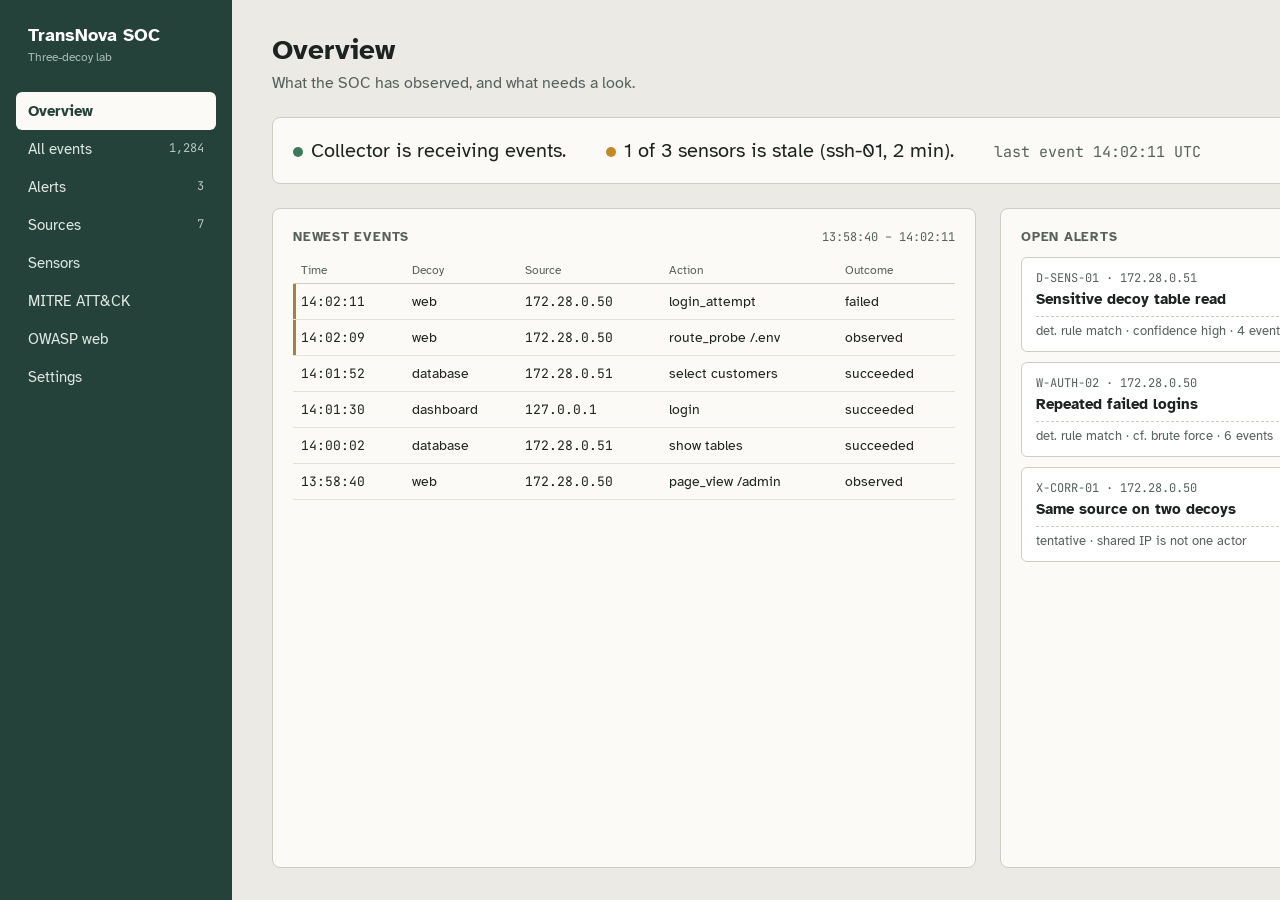
<file: .impeccable/mocks/decision/assigned.html>
<!doctype html><html><head><meta charset="utf-8"><title>Collection Cabinet</title>
<link href="https://fonts.googleapis.com/css2?family=Atkinson+Hyperlegible:wght@400;700&family=JetBrains+Mono:wght@400;600&display=swap" rel="stylesheet">
<style>
*{box-sizing:border-box;margin:0}
body{width:1440px;height:900px;overflow:hidden;font-family:"Atkinson Hyperlegible",system-ui,sans-serif;background:#eceae4;color:#1d2321;display:grid;grid-template-columns:232px 1fr}
.rail{background:#24413a;color:#dfe7e2;padding:24px 16px;display:flex;flex-direction:column;gap:4px}
.brand{font-weight:700;font-size:18px;color:#fff;padding:0 12px 24px}
.brand small{display:block;font-weight:400;font-size:12px;color:#a9bdb4;margin-top:4px}
.nav a{display:flex;justify-content:space-between;padding:10px 12px;border-radius:6px;font-size:15px;color:#dfe7e2;text-decoration:none}
.nav a.on{background:#fbfaf6;color:#24413a;font-weight:700}
.nav b{font-family:"JetBrains Mono";font-size:12px;font-weight:400;opacity:.8}
main{padding:32px 40px;display:grid;grid-template-columns:1fr 400px;grid-template-rows:auto auto 1fr;gap:24px}
h1{font-size:28px;grid-column:1/3}
h1 span{display:block;font-size:16px;font-weight:400;color:#56615c;margin-top:6px}
.panel{background:#fbfaf6;border:1px solid #cfccc2;border-radius:8px;padding:20px}
h2{font-size:13px;letter-spacing:.06em;text-transform:uppercase;color:#56615c;margin-bottom:12px}
.state{grid-column:1/3;display:flex;gap:40px;align-items:baseline}
.state p{font-size:20px}
.state .n{font-family:"JetBrains Mono";font-size:15px;color:#56615c}
.dot{display:inline-block;width:10px;height:10px;border-radius:50%;background:#3d7a5c;margin-right:8px}
.dot.warn{background:#c08a2a}
table{width:100%;border-collapse:collapse;font-size:14px}
th{text-align:left;font-size:12px;color:#56615c;font-weight:400;padding:6px 8px;border-bottom:1px solid #cfccc2}
td{padding:9px 8px;border-bottom:1px solid #e4e1d8}
td.m{font-family:"JetBrains Mono";font-size:13px}
.new td:first-child{box-shadow:inset 3px 0 #a8823a}
.slip{border:1px solid #cfccc2;border-radius:6px;padding:12px 14px;margin-bottom:10px;background:#fff}
.slip .rid{font-family:"JetBrains Mono";font-size:12px;color:#56615c}
.slip .t{font-weight:700;font-size:15px;margin:4px 0}
.slip .det{font-size:13px;color:#56615c;border-top:1px dashed #cfccc2;margin-top:8px;padding-top:6px}
.sev{float:right;font-size:12px;padding:2px 8px;border-radius:10px;background:#f3e3df;color:#9c3b2a}
.sev.med{background:#f4ead3;color:#7a5a17}
.span{font-family:"JetBrains Mono";font-size:12px;color:#56615c;float:right;font-weight:400;letter-spacing:0;text-transform:none}
</style></head><body>
<nav class="rail"><div class="brand">TransNova SOC<small>Three-decoy lab</small></div>
<div class="nav"><a class="on">Overview</a><a>All events <b>1,284</b></a><a>Alerts <b>3</b></a><a>Sources <b>7</b></a><a>Sensors</a><a>MITRE ATT&amp;CK</a><a>OWASP web</a><a>Settings</a></div></nav>
<main>
<h1>Overview<span>What the SOC has observed, and what needs a look.</span></h1>
<section class="panel state"><p><span class="dot"></span>Collector is receiving events.</p><p><span class="dot warn"></span>1 of 3 sensors is stale (ssh-01, 2 min).</p><span class="n">last event 14:02:11 UTC</span></section>
<section class="panel"><h2>Newest events <span class="span">13:58:40 – 14:02:11</span></h2>
<table><tr><th>Time</th><th>Decoy</th><th>Source</th><th>Action</th><th>Outcome</th></tr>
<tr class="new"><td class="m">14:02:11</td><td>web</td><td class="m">172.28.0.50</td><td>login_attempt</td><td>failed</td></tr>
<tr class="new"><td class="m">14:02:09</td><td>web</td><td class="m">172.28.0.50</td><td>route_probe /.env</td><td>observed</td></tr>
<tr><td class="m">14:01:52</td><td>database</td><td class="m">172.28.0.51</td><td>select customers</td><td>succeeded</td></tr>
<tr><td class="m">14:01:30</td><td>dashboard</td><td class="m">127.0.0.1</td><td>login</td><td>succeeded</td></tr>
<tr><td class="m">14:00:02</td><td>database</td><td class="m">172.28.0.51</td><td>show tables</td><td>succeeded</td></tr>
<tr><td class="m">13:58:40</td><td>web</td><td class="m">172.28.0.50</td><td>page_view /admin</td><td>observed</td></tr>
</table></section>
<section class="panel"><h2>Open alerts</h2>
<div class="slip"><span class="sev">high</span><div class="rid">D-SENS-01 · 172.28.0.51</div><div class="t">Sensitive decoy table read</div><div class="det">det. rule match · confidence high · 4 events</div></div>
<div class="slip"><span class="sev med">medium</span><div class="rid">W-AUTH-02 · 172.28.0.50</div><div class="t">Repeated failed logins</div><div class="det">det. rule match · cf. brute force · 6 events</div></div>
<div class="slip"><span class="sev med">medium</span><div class="rid">X-CORR-01 · 172.28.0.50</div><div class="t">Same source on two decoys</div><div class="det">tentative · shared IP is not one actor</div></div>
</section>
</main></body></html>
</file>
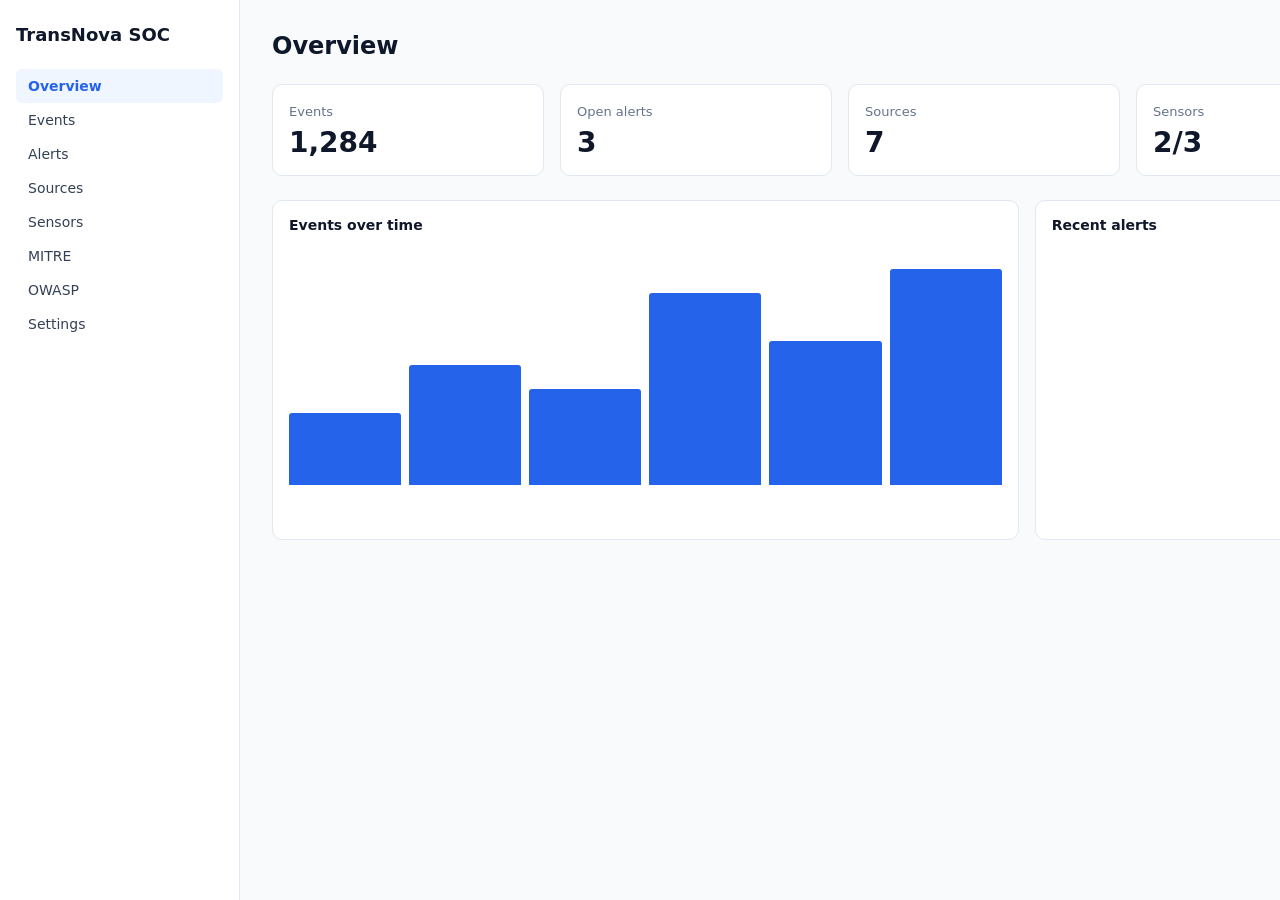
<file: .impeccable/mocks/decision/canon.html>
<!doctype html><html><head><meta charset="utf-8"><title>Category standard</title>
<style>
*{box-sizing:border-box;margin:0}
body{width:1440px;height:900px;overflow:hidden;font-family:system-ui,sans-serif;background:#f8fafc;color:#0f172a;display:grid;grid-template-columns:240px 1fr}
nav{background:#fff;border-right:1px solid #e2e8f0;padding:24px 16px}
nav b{display:block;font-size:18px;margin-bottom:24px}
nav a{display:block;padding:9px 12px;border-radius:6px;font-size:14px;color:#334155}
nav a.on{background:#eff6ff;color:#2563eb;font-weight:600}
main{padding:32px}
h1{font-size:24px;margin-bottom:24px}
.k{display:grid;grid-template-columns:repeat(4,1fr);gap:16px;margin-bottom:24px}
.k div{background:#fff;border:1px solid #e2e8f0;border-radius:10px;padding:16px}
.k small{color:#64748b;font-size:13px}.k b{display:block;font-size:28px;margin-top:6px}
.g{display:grid;grid-template-columns:2fr 1fr;gap:16px}
.c{background:#fff;border:1px solid #e2e8f0;border-radius:10px;padding:16px;height:340px}
.c h3{font-size:14px;margin-bottom:12px}
.bars{display:flex;align-items:end;gap:8px;height:240px}.bars i{flex:1;background:#2563eb;border-radius:3px 3px 0 0}
</style></head><body>
<nav><b>TransNova SOC</b><a class="on">Overview</a><a>Events</a><a>Alerts</a><a>Sources</a><a>Sensors</a><a>MITRE</a><a>OWASP</a><a>Settings</a></nav>
<main><h1>Overview</h1>
<div class="k"><div><small>Events</small><b>1,284</b></div><div><small>Open alerts</small><b>3</b></div><div><small>Sources</small><b>7</b></div><div><small>Sensors</small><b>2/3</b></div></div>
<div class="g"><div class="c"><h3>Events over time</h3><div class="bars"><i style="height:30%"></i><i style="height:50%"></i><i style="height:40%"></i><i style="height:80%"></i><i style="height:60%"></i><i style="height:90%"></i></div></div><div class="c"><h3>Recent alerts</h3></div></div>
</main></body></html>
</file>
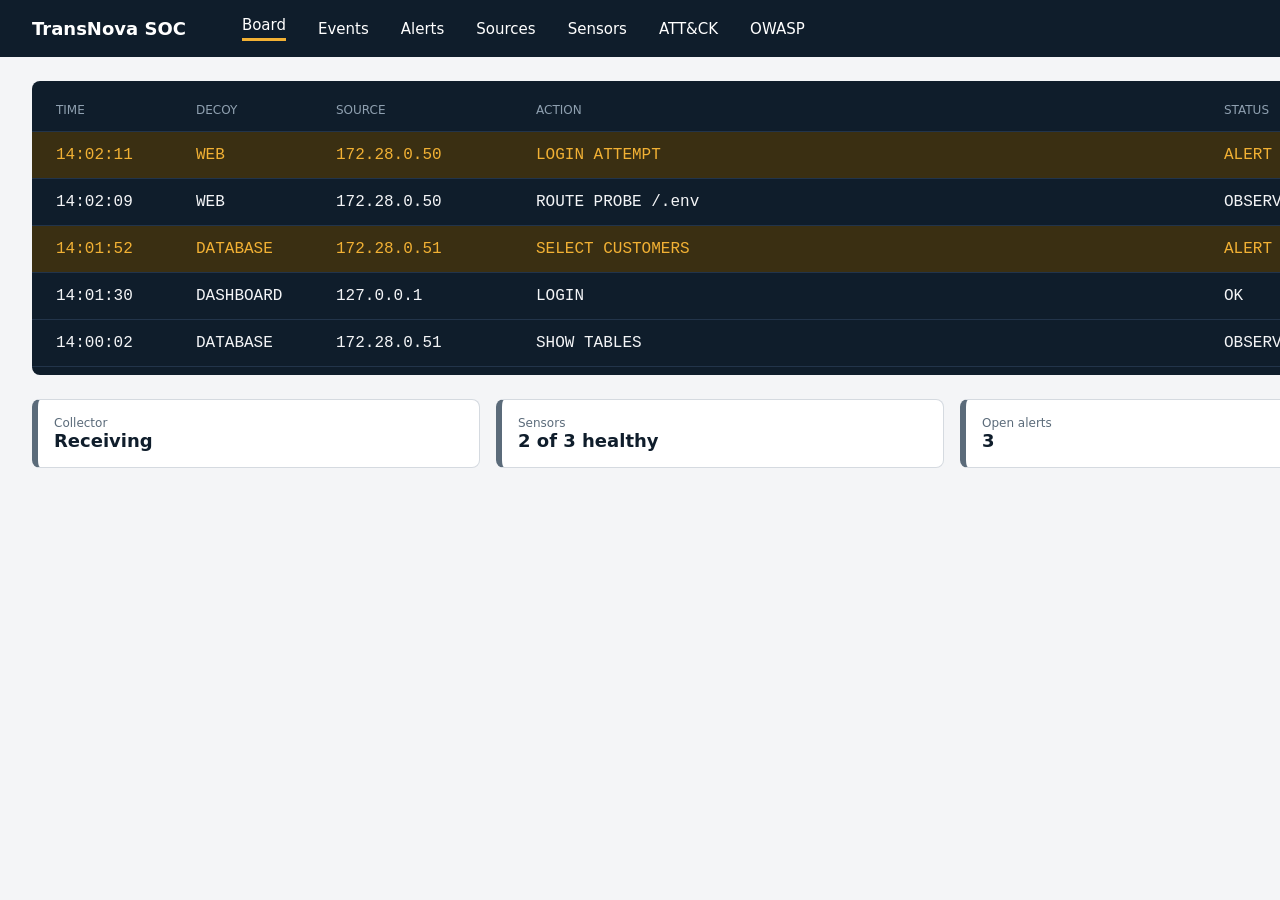
<file: .impeccable/mocks/decision/challenger-boarding.html>
<!doctype html><html><head><meta charset="utf-8"><title>Gate Board</title>
<style>
*{box-sizing:border-box;margin:0}
body{width:1440px;height:900px;overflow:hidden;font-family:system-ui,sans-serif;background:#f4f5f7;color:#0f1d2b}
header{background:#0f1d2b;color:#fff;display:flex;gap:32px;padding:16px 32px;align-items:center;font-size:15px}
header b{font-size:18px;margin-right:24px}
header a.on{border-bottom:3px solid #f2b134;padding-bottom:4px}
.board{background:#0f1d2b;color:#f4f5f7;margin:24px 32px;border-radius:8px;padding:8px 0}
.r{display:grid;grid-template-columns:140px 140px 200px 1fr 160px;padding:14px 24px;font-family:ui-monospace,monospace;font-size:16px;border-bottom:1px solid #22344a}
.r.h{font-family:system-ui;font-size:12px;color:#8fa0b0;text-transform:uppercase}
.r.lit{background:#3a2f12;color:#f2b134}
.pass{margin:0 32px;display:grid;grid-template-columns:repeat(3,1fr);gap:16px}
.pass div{background:#fff;border:1px solid #d5dae0;border-radius:8px;padding:16px;border-left:6px solid #5b6b7a}
.pass small{font-size:12px;color:#5b6b7a;display:block}
.pass b{font-size:18px}
</style></head><body>
<header><b>TransNova SOC</b><a class="on">Board</a><a>Events</a><a>Alerts</a><a>Sources</a><a>Sensors</a><a>ATT&amp;CK</a><a>OWASP</a></header>
<section class="board">
<div class="r h"><span>Time</span><span>Decoy</span><span>Source</span><span>Action</span><span>Status</span></div>
<div class="r lit"><span>14:02:11</span><span>WEB</span><span>172.28.0.50</span><span>LOGIN ATTEMPT</span><span>ALERT</span></div>
<div class="r"><span>14:02:09</span><span>WEB</span><span>172.28.0.50</span><span>ROUTE PROBE /.env</span><span>OBSERVED</span></div>
<div class="r lit"><span>14:01:52</span><span>DATABASE</span><span>172.28.0.51</span><span>SELECT CUSTOMERS</span><span>ALERT</span></div>
<div class="r"><span>14:01:30</span><span>DASHBOARD</span><span>127.0.0.1</span><span>LOGIN</span><span>OK</span></div>
<div class="r"><span>14:00:02</span><span>DATABASE</span><span>172.28.0.51</span><span>SHOW TABLES</span><span>OBSERVED</span></div>
</section>
<section class="pass"><div><small>Collector</small><b>Receiving</b></div><div><small>Sensors</small><b>2 of 3 healthy</b></div><div><small>Open alerts</small><b>3</b></div></section>
</body></html>
</file>
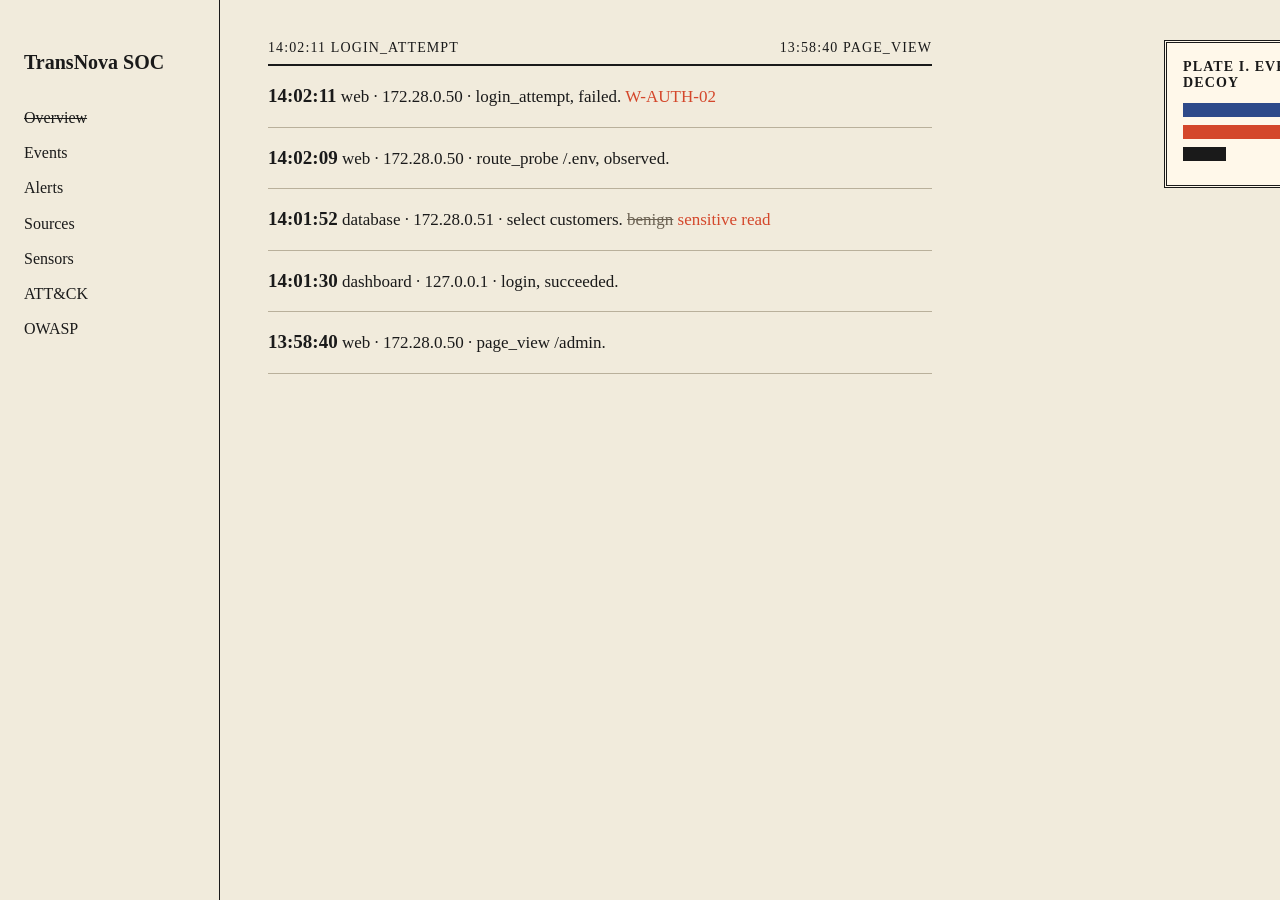
<file: .impeccable/mocks/decision/challenger-lexicon.html>
<!doctype html><html><head><meta charset="utf-8"><title>Lexicon Page</title>
<style>
*{box-sizing:border-box;margin:0}
body{width:1440px;height:900px;overflow:hidden;font-family:Georgia,serif;background:#f1ebdc;color:#1a1a1a;display:grid;grid-template-columns:220px 1fr 300px}
nav{padding:40px 24px;border-right:1px solid #1a1a1a;font-size:16px;line-height:2.2}
nav b{display:block;font-size:20px;margin-bottom:16px}
nav .on{text-decoration:line-through}
main{padding:40px 48px;max-width:760px}
.guide{display:flex;justify-content:space-between;border-bottom:2px solid #1a1a1a;padding-bottom:8px;font-size:14px;letter-spacing:.08em;text-transform:uppercase}
.e{padding:16px 0;border-bottom:1px solid #b9b09b;font-size:17px;line-height:1.5}
.e b{font-size:19px}
.e s{color:#6b6253}
.e i{color:#d4472b;font-style:normal}
aside{padding:40px 24px}
.plate{border:3px double #1a1a1a;padding:16px;background:#fff8ea}
.plate h3{font-size:14px;text-transform:uppercase;letter-spacing:.08em;margin-bottom:12px}
.bar{height:14px;margin:8px 0;background:#2e4a8a}
</style></head><body>
<nav><b>TransNova SOC</b><div class="on">Overview</div><div>Events</div><div>Alerts</div><div>Sources</div><div>Sensors</div><div>ATT&amp;CK</div><div>OWASP</div></nav>
<main><div class="guide"><span>14:02:11 login_attempt</span><span>13:58:40 page_view</span></div>
<div class="e"><b>14:02:11</b> web · 172.28.0.50 · login_attempt, failed. <i>W-AUTH-02</i></div>
<div class="e"><b>14:02:09</b> web · 172.28.0.50 · route_probe /.env, observed.</div>
<div class="e"><b>14:01:52</b> database · 172.28.0.51 · select customers. <s>benign</s> <i>sensitive read</i></div>
<div class="e"><b>14:01:30</b> dashboard · 127.0.0.1 · login, succeeded.</div>
<div class="e"><b>13:58:40</b> web · 172.28.0.50 · page_view /admin.</div></main>
<aside><div class="plate"><h3>Plate I. Events by decoy</h3><div class="bar" style="width:80%"></div><div class="bar" style="width:55%;background:#d4472b"></div><div class="bar" style="width:20%;background:#1a1a1a"></div></div></aside>
</body></html>
</file>
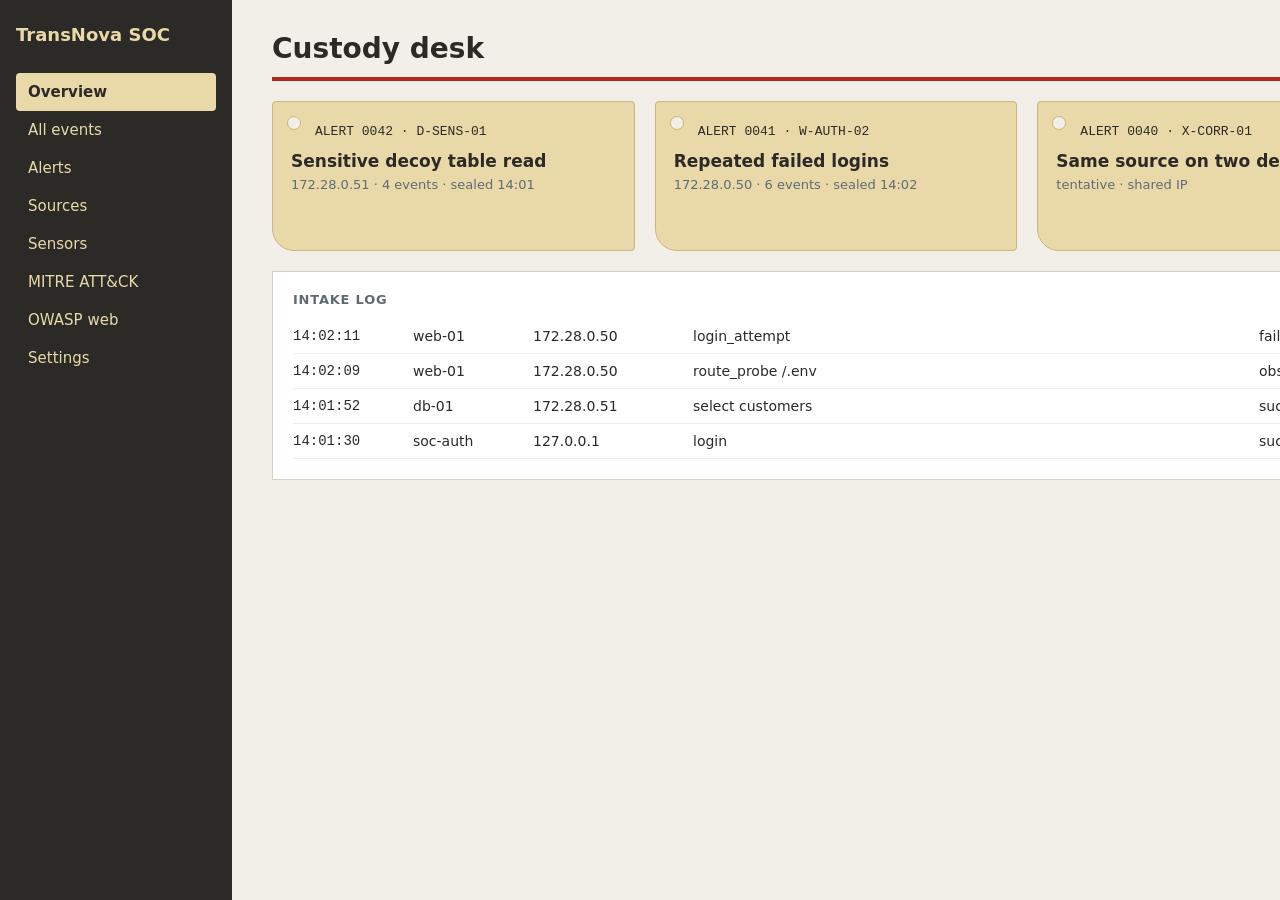
<file: .impeccable/mocks/decision/model-pick.html>
<!doctype html><html><head><meta charset="utf-8"><title>Chain of Custody</title>
<style>
*{box-sizing:border-box;margin:0}
body{width:1440px;height:900px;overflow:hidden;font-family:system-ui,sans-serif;background:#f2efe9;color:#2b2a27;display:grid;grid-template-columns:232px 1fr}
.rail{background:#2b2a27;color:#e9d9a8;padding:24px 16px}
.rail b{display:block;font-size:18px;margin-bottom:28px}
.rail a{display:block;padding:10px 12px;font-size:15px;border-radius:4px}
.rail a.on{background:#e9d9a8;color:#2b2a27;font-weight:700}
main{padding:32px 40px;display:grid;grid-template-columns:1fr 1fr 1fr;gap:20px;align-content:start}
h1{grid-column:1/4;font-size:28px;border-bottom:4px solid #b3261e;padding-bottom:12px}
.tag{background:#e9d9a8;border:1px solid #c9b77f;border-radius:4px 4px 4px 22px;padding:18px;position:relative;min-height:150px}
.tag:before{content:"";position:absolute;left:14px;top:14px;width:12px;height:12px;border-radius:50%;background:#f2efe9;border:1px solid #c9b77f}
.tag .no{font-family:ui-monospace,monospace;font-size:13px;margin-left:24px}
.tag h3{font-size:17px;margin:12px 0 6px}
.tag p{font-size:13px;color:#5f6b73}
.desk{grid-column:1/4;background:#fff;border:1px solid #d8d2c4;padding:20px}
.desk h2{font-size:13px;text-transform:uppercase;letter-spacing:.06em;color:#5f6b73;margin-bottom:12px}
.row{display:grid;grid-template-columns:120px 120px 160px 1fr 120px;padding:9px 0;border-bottom:1px solid #eee;font-size:14px}
.row span:first-child{font-family:ui-monospace,monospace}
</style></head><body>
<nav class="rail"><b>TransNova SOC</b><a class="on">Overview</a><a>All events</a><a>Alerts</a><a>Sources</a><a>Sensors</a><a>MITRE ATT&amp;CK</a><a>OWASP web</a><a>Settings</a></nav>
<main><h1>Custody desk</h1>
<div class="tag"><span class="no">ALERT 0042 · D-SENS-01</span><h3>Sensitive decoy table read</h3><p>172.28.0.51 · 4 events · sealed 14:01</p></div>
<div class="tag"><span class="no">ALERT 0041 · W-AUTH-02</span><h3>Repeated failed logins</h3><p>172.28.0.50 · 6 events · sealed 14:02</p></div>
<div class="tag"><span class="no">ALERT 0040 · X-CORR-01</span><h3>Same source on two decoys</h3><p>tentative · shared IP</p></div>
<section class="desk"><h2>Intake log</h2>
<div class="row"><span>14:02:11</span><span>web-01</span><span>172.28.0.50</span><span>login_attempt</span><span>failed</span></div>
<div class="row"><span>14:02:09</span><span>web-01</span><span>172.28.0.50</span><span>route_probe /.env</span><span>observed</span></div>
<div class="row"><span>14:01:52</span><span>db-01</span><span>172.28.0.51</span><span>select customers</span><span>succeeded</span></div>
<div class="row"><span>14:01:30</span><span>soc-auth</span><span>127.0.0.1</span><span>login</span><span>succeeded</span></div>
</section></main></body></html>
</file>
